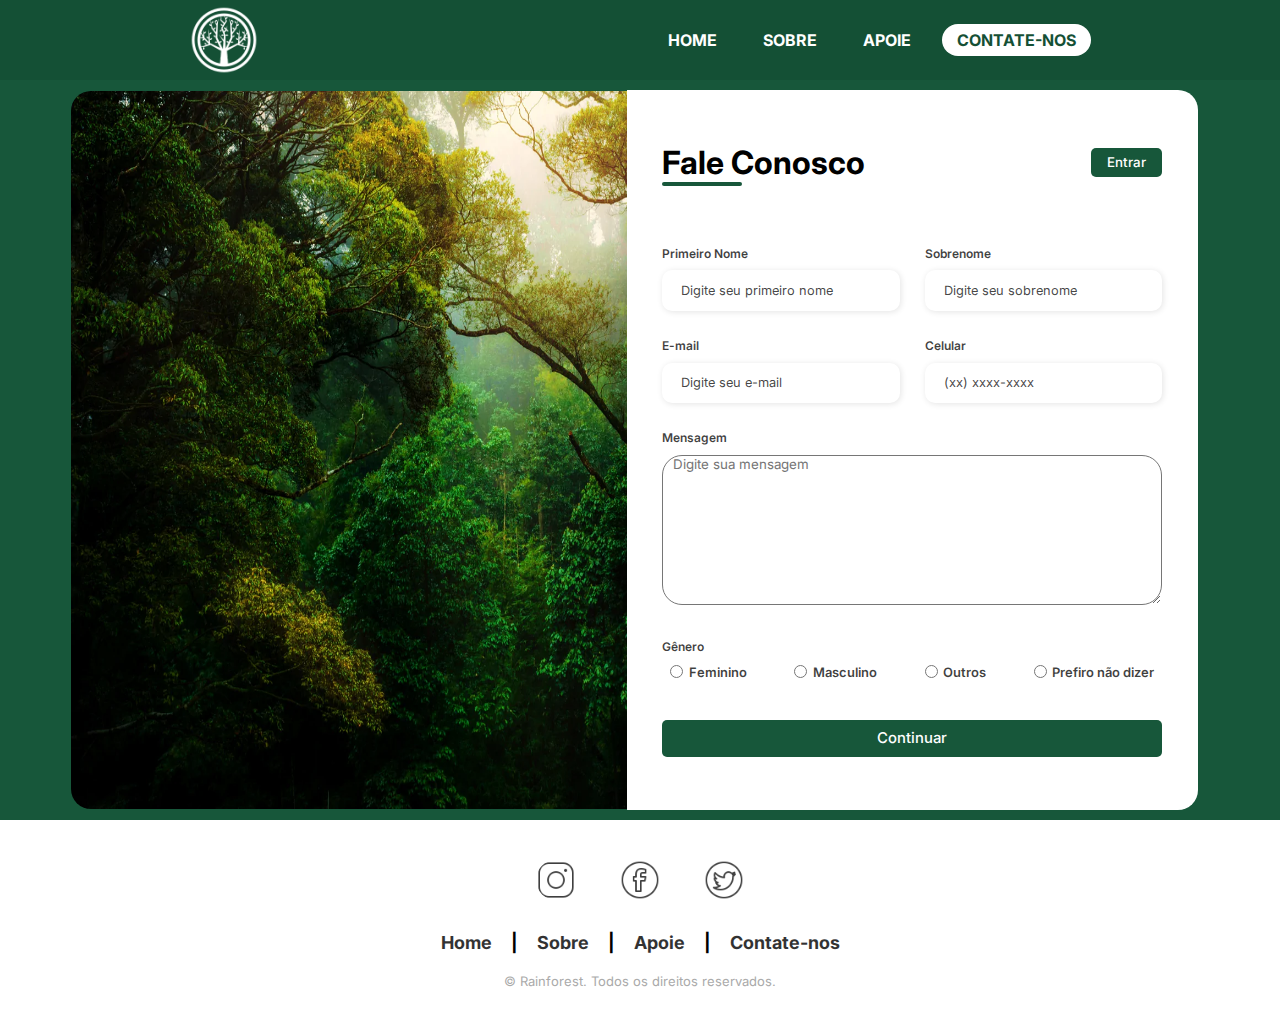
<file: formulario.html>
<!DOCTYPE html>
<html lang="pt-br">

<head>
    <meta charset="UTF-8">
    <link rel="shortcut icon" href="img/logo2.png">
    <link rel="stylesheet" href="formulario.css">
    <title>Formulário</title>
</head>

<header>
    <nav>
        <div class="container">
            <img class="logo" src="img/logo.png">
            <ul class="nav-list">
                <li><a href="index.html">Home</a></li>
                <li><a href="sobre.html">Sobre</a></li>
                <li><a href="apoie.html">Apoie</a></li>
                <li><a href="formulario.html" class="active">Contate-nos</a></li>
            </ul>
            <div class="burguer">
                <div class="line1"></div>
                <div class="line2"></div>
                <div class="line3"></div>
        </div>
    </nav>
</header>

<body>

    <div class="formulario">
     <div class="caixa">
        <div class="form-image">
            <img src="floresta.webp" alt="">
        </div>
        <div class="form">
            <form action="#">
                <div class="form-header">
                    <div class="title">
                        <h1>Fale Conosco</h1>
                    </div>
                    <div class="login-button">
                        <button><a href="#">Entrar</a></button>
                    </div>
                </div>

                <div class="input-group">
                    <div class="input-box">
                        <label for="firstname">Primeiro Nome</label>
                        <input id="firstname" type="text" name="firstname" placeholder="Digite seu primeiro nome" required>
                    </div>

                    <div class="input-box">
                        <label for="lastname">Sobrenome</label>
                        <input id="lastname" type="text" name="lastname" placeholder="Digite seu sobrenome" required>
                    </div>
                    <div class="input-box">
                        <label for="email">E-mail</label>
                        <input id="email" type="email" name="email" placeholder="Digite seu e-mail" required>
                    </div>

                    <div class="input-box">
                        <label for="number">Celular</label>
                        <input id="number" type="tel" name="number" placeholder="(xx) xxxx-xxxx" required>
                    </div>
                    <div class="input-box" >
                        <label for="password">Mensagem</label>
                        <textarea placeholder ="Digite sua mensagem" required></textarea>
                    </div>
                </div>
                <div class="gender-inputs">
                    <div class="gender-title">
                        <h6>Gênero</h6>
                    </div>

                    <div class="gender-group">
                        <div class="gender-input">
                            <input id="female" type="radio" name="gender">
                            <label for="female">Feminino</label>
                        </div>

                        <div class="gender-input">
                            <input id="male" type="radio" name="gender">
                            <label for="male">Masculino</label>
                        </div>

                        <div class="gender-input">
                            <input id="others" type="radio" name="gender">
                            <label for="others">Outros</label>
                        </div>

                        <div class="gender-input">
                            <input id="none" type="radio" name="gender">
                            <label for="none">Prefiro não dizer</label>
                        </div>
                    </div>
                </div>

                <div class="continue-button">
                    <button><a href="#">Continuar</a> </button>
                </div>
            </form>
        </div>
     </div>
</div>
            <section class="footer">
                <div class="social">
                    <a href="#"><img src="/img/instagram.png"></a>
                    <a href="#"><img src="/img/facebook.png"></a>
                    <a href="#"><img src="/img/twitter.png"></a>
                </div>
                <ul class="list">
                    <li>
                        <a href="/index.html">Home </a>
                    </li>
                    |
                    <li>
                        <a href="sobre.html">Sobre </a>
                    </li>
                    |
                    <li>
                        <a href="apoie.html">Apoie</a>
                    </li>
                    |
                     <li>
                    <a href="formulario.html">Contate-nos</a>
                    </li>
                </ul>
                <p class="copyright">
                    &copy; Rainforest. Todos os direitos reservados.
                </p>
            </section>
</body>

</html>
</file>
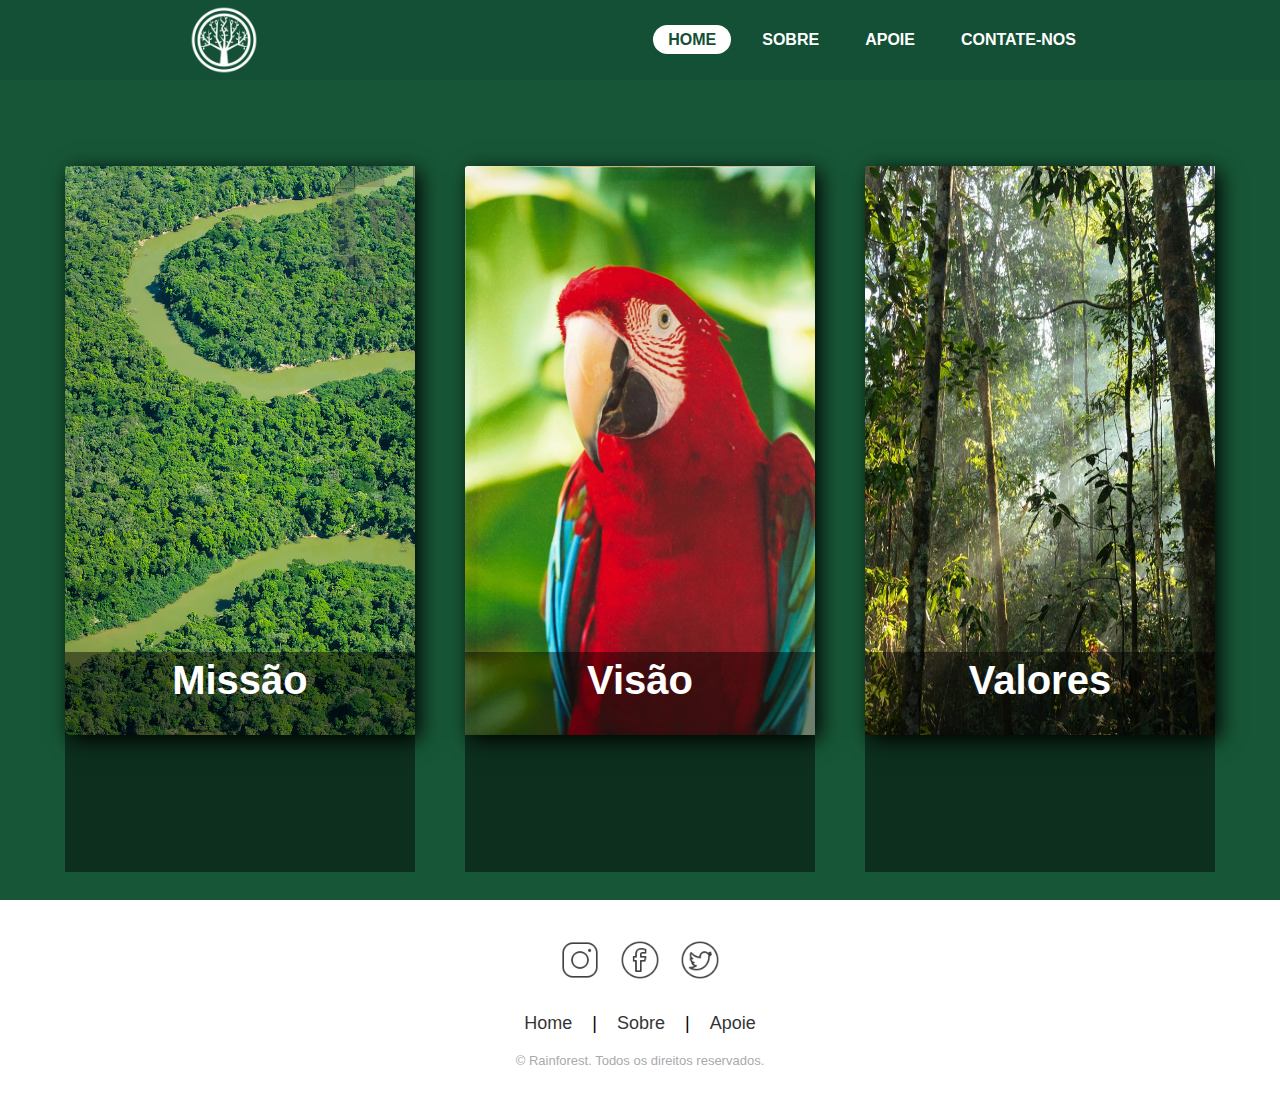
<file: sobre.html>
<!DOCTYPE html>
<html lang="pt-br">
<head>
    <meta charset="UTF-8">
    <link rel="shortcut icon" href="/img/logo2 (1).png">
    <title>Sobre Nós</title>
    <link rel="stylesheet" href="sobre.css">
</head>
<body>
    <header>
        <!-- Navbar -->
        <nav>
            <div class="navbar">
                <img class="logo" src="/img/logo.png">
                <ul class="nav-list">
                    <li><a href="#" class="active">Home</a></li>
                    <li><a href="sobre.html">Sobre</a></li>
                    <li><a href="apoie.html">Apoie</a></li>
                    <li><a href="formulario.html">Contate-nos</a></li>
                </ul>
                <div class="burguer">
                    <div class="line1"></div>
                    <div class="line2"></div>
                    <div class="line3"></div>
                </div>
            </div>
        </nav>
            <!-- Navbar end -->

            <div class="container">
                <div class="card">
                    <img src="./rio.jpg" alt="">
                    <div class="intro">
                        <h1>Missão</h1>
                        <p><span>Missão</span> é ser um grande e forte braço da sociedade na proteção e preservação integral da Floresta Amazônica, do seu ecossistema e dos povos que nela vivem.</p>
                    </div>
                </div>
            <div class="container">
                <div class="card">
                    <img src="./Arara-vermelha.webp" alt="">
                    <div class="intro">
                        <h1>Visão</h1>
                        <p><span>Visão</span> é ser mundialmente reconhecida como uma organização não governamental sem fins lucrativos que desenvolve ações práticas visando a proteção total do bioma Amazônia.</p>
            </div>
                </div>
                <div class="container">
                    <div class="card">
                        <img src="./arvoreee.jpg" alt="">
                        <div class="intro">
                            <h1>Valores</h1>
                            <p><span>Valores</span> é a ética e transparência total em todos os trabalhos, sempre tratando o próximo e o meio ambiente com respeito, honestidade e responsabilidade</p>
                        </div>
                </div>
    </header>
        <section class="footer">
        <div class="social">
            <a href="#"><img src="/img/instagram.png"></a>
            <a href="#"><img src="/img/facebook.png"></a>
            <a href="#"><img src="/img/twitter.png"></a>
        </div>
        <ul class="list">
            <li>
                <a href="/index.html">Home </a>
            </li>
            |
            <li>
                <a href="sobre.html">Sobre </a>
            </li>
            |
            <li>
                <a href="apoie.html">Apoie</a>
            </li>
        </ul>
        <p class="copyright">
            &copy; Rainforest. Todos os direitos reservados.
        </p>
    </section>
</body>
</file>
<file: formulario.css>
@import url('https://fonts.googleapis.com/css2?family=Inter:wght@200;300;400;500&family=Open+Sans:wght@300;400;500;600&display=swap');
* {
    padding: 0;
    margin: 0;
    box-sizing: border-box;
    font-family: 'Inter', sans-serif;
}

body {
    width: 100%;
    height: 100vh;
    justify-content: center;
    align-items: center;
    background: #17573a;
    
}

/* barra de navegação */

nav {
    position: fixed;
    top: 0;
    left: 0;
    width: 100%;
    padding: 5px 0;
    z-index: 30;
    background: #145035;
}

nav .container {
    display: flex;
    justify-content: space-around;
    align-items: center;
}

.logo {
    width: 70px;
    border-radius: 50px;
}

header ul {
    display: flex;
    text-transform: uppercase;
    font-weight: bold;
}

header ul li {
    list-style: none;
    margin-left: 1rem;
}

header ul li a {
    text-decoration: none;
    padding: 6px 15px;
    color: #fff;
    transition: 0.3s;
}
header ul li a:hover,
header ul li a.active {
    background: #ffffff;
    border-radius: 3rem;
    color: #145035;
}

.burguer {
    display: none;
    cursor: pointer;
}

.burguer div{
    width: 25px;
    height: 2px;
    background-color: #ffffff;
    margin: 6px;
    transition: all 0.3s ease;
}

/* formulário */ 

.formulario {
    margin-left: 10px;
}

.caixa {
    width: 90%;
    height: 80vh;
    display: flex;
    margin-top: 90px;
    margin-bottom: 10px;
    margin-left: 45px;
    margin-right: 35px;
}

.form-image {
    width: 50%;
    display: flex;
    align-items: center;
    padding: 1rem;
}

img {
    border-top-left-radius: 20px;
    border-bottom-left-radius: 20px;
}

.form-image img {
    width: 153%;
    height: 104.5%;
}

.form {
    border-top-right-radius: 20px;
    border-bottom-right-radius: 20px;
    width: 50%;
    display: flex;
    flex-direction: column;
    justify-content: center;
    align-items: center;
    background-color: #fff;
    padding: 3rem;
}

.form-header {
    margin-bottom: 3rem;
    display: flex;
    justify-content: space-between;
}

.login-button {
    display: flex;
    align-items: center;
}

.login-button button {
    border: none;
    background-color: #17573a;
    padding: 0.4rem 1rem;
    border-radius: 5px;
    cursor: pointer;
}

.login-button button:hover {
    background-color: #080808f1;
}

.login-button button a {
    text-decoration: none;
    font-weight: 500;
    color: #fff;
}

.form-header h1::after {
    content: '';
    display: block;
    width: 5rem;
    height: 0.3rem;
    background-color: #17573a;
    margin: 0 auto;
    position: absolute;
    border-radius: 10px;
}

.input-group {
    display: flex;
    flex-wrap: wrap;
    justify-content: space-between;
    padding: 1rem 0;
}

.input-box {
    display: flex;
    flex-direction: column;
    margin-bottom: 1.1rem;
}

textarea {
    margin-top: 9.6px;
    padding-left: 10px;
    width: 500px;
    height: 150px;
    border-radius: 20px;
}

.input-box textarea:hover {
    background-color: #eeeeee75;
}

.input-box input {
    margin: 0.6rem 0;
    padding: 0.8rem 1.2rem;
    border: none;
    border-radius: 10px;
    box-shadow: 1px 1px 6px #0000001c;
    font-size: 0.8rem;
}

.input-box input:hover {
    background-color: #eeeeee75;
}

.input-box input:focus-visible {
    outline: 1px solid #17573a;
}

.input-box label,
.gender-title h6 {
    font-size: 0.75rem;
    font-weight: 600;
    color: #000000c0;
}

.input-box input::placeholder {
    color: #000000be;
}

.gender-group {
    display: flex;
    justify-content: space-between;
    margin-top: 0.62rem;
    padding: 0 .5rem;
}

.gender-input {
    display: flex;
    align-items: center;
}

.gender-input input {
    margin-right: 0.35rem;
}

.gender-input label {
    font-size: 0.81rem;
    font-weight: 600;
    color: #000000c0;
}

.continue-button button {
    width: 100%;
    margin-top: 2.5rem;
    border: none;
    background-color: #17573a;
    padding: 0.62rem;
    border-radius: 5px;
    cursor: pointer;
}

.continue-button button:hover {
    background-color: #0c0c0cf1;
}

.continue-button button a {
    text-decoration: none;
    font-size: 0.93rem;
    font-weight: 500;
    color: #fff;
}

/* footer */

.footer-basic {
    padding:40px 0;
    background-color:#ffffff;
  }
  
.footer-basic ul {
    padding:0;
    list-style:none;
    text-align:center;
    font-size:18px;
    line-height:1.6;
    margin-bottom:0;
}
  
.footer-basic li {
    padding: 0 10px;
}
  
.footer-basic ul a {
    color: inherit;
    text-decoration: none;
    opacity: 0.8;
}
  
.footer-basic ul a:hover {
    opacity: 1;
}
  
.footer-basic .social {
    text-align: center;
    padding-bottom: 25px;
}
  
.footer-basic .social > a {
    display: inline-block;
    text-align: center;
    margin: 0 8px;
    opacity: 0.75;
}
  
.footer-basic .social > a:hover {
    opacity:0.9;
}
  
.footer-basic .copyright {
    margin-top:15px;
    text-align:center;
    font-size:13px;
    color:#aaa;
    margin-bottom:0;
}

.icon {
    width: 35px;
    height: 35px;
}

.footer {
    padding: 40px 0;
    background: #ffffff;
}

.footer .social {
    text-align: center;
    padding-bottom: 25px;
}

.footer .social a {
    margin:  20px;
    opacity: 0.75;
}

.footer .social a:hover {
    opacity: 0.9;
}

a img {
    width: 40px;
}

.footer ul {
    margin-top: 0;
    padding: 0;
    list-style: none;
    font-size: 18px;
    line-height: 1.6;
    margin-bottom: 0;
    text-align: center;
    font-weight: bold;
}

.footer ul li a {
    color: inherit;
    text-decoration: none;
    opacity: 0.8;
}

.footer ul li {
    display: inline-block;
    padding: 0 15px;
}

.footer ul li a:hover {
    opacity: 1;
    color: #145035;
}

.footer .copyright {
    margin-top: 15px;
    text-align: center;
    font-size: 13px;
    color: #aaa;
}
</file>
<file: sobre.css>
/* barra de navegação */
*{
    padding: 0;
    margin: 0;
    box-sizing: border-box;
}

body{
    font-family: 'Poppins', sans-serif;
    background-color: #175737;
}

nav {
    position: fixed;
    top: 0;
    left: 0;
    width: 100%;
    padding: 5px 0;
    z-index: 30;
    background: #145035;
}

nav .navbar {
    display: flex;
    justify-content: space-around;
    align-items: center;
}

.logo {
    width: 70px;
    border-radius: 50px;
}

header ul {
    display: flex;
    text-transform: uppercase;
    font-weight: bold;
}

header ul li {
    list-style: none;
    margin-left: 1rem;
}

header ul li a {
    text-decoration: none;
    padding: 6px 15px;
    color: #fff;
    transition: 0.3s;
}

header ul li a:hover,
header ul li a.active {
    background: #ffffff;
    border-radius: 3rem;
    color: #145035;
}

.burguer {
    display: none;
    cursor: pointer;
}

.burguer div{
    width: 25px;
    height: 2px;
    background-color: #ffffff;
    margin: 6px;
    transition: all 0.3s ease;
}

/* card */

.container {
    display: flex;
    justify-content: center;
    height: 100vh;
    align-items: center;
}

.card {
    height: 569px;
    width: 350px;
    margin: 25px;
    box-shadow: 5px 5px 20px black;
    overflow: hidden;
    
}

.card img{
    height: 600px;
    width: 400px;
    border-radius: 3px;
    transition: .5s;  
}

.intro{
    height: 220px;
    width: 350px;
    padding: 6px;
    box-sizing: border-box;
    position: absolute;
    bottom: 28px;
    background: rgba(0, 0, 0, 0.454);
    color: white;
    transition: .29s;
}

.intro h1{
    text-align: center;
    margin: 0px;
    font-size: 40px;
    padding-bottom: 10px;
}

.intro p{
    text-align: center;
    font-size: 18px;
    margin: 0px;
    visibility: hidden;
    opacity: 0;
}

span{
    font-weight: bold;
}

.card:hover{
    cursor: pointer;
}

.card:hover.intro{
    height:220px;
    bottom: 240px;
}

.card:hover p{
    opacity: 1;
    visibility: visible;
}

.card:hover img{
    transform: scale(1.1); 
}

/* footer */
.footer {
    padding: 40px 0;
    background: #ffffff;
}

.footer .social {
    text-align: center;
    padding-bottom: 25px;
}

.footer .social a {
    margin: 0 8px;
    opacity: 0.75;
}

.footer .social a:hover {
    opacity: 0.9;
}

a img {
    width: 40px;
}

.footer ul {
    margin-top: 0;
    padding: 0;
    list-style: none;
    font-size: 18px;
    line-height: 1.6;
    margin-bottom: 0;
    text-align: center;
}

.footer ul li a {
    color: inherit;
    text-decoration: none;
    opacity: 0.8;
}

.footer ul li {
    display: inline-block;
    padding: 0 15px;
}

.footer ul li a:hover {
    opacity: 1;
    color: #145035;
}

.footer .copyright {
    margin-top: 15px;
    text-align: center;
    font-size: 13px;
    color: #aaa;
}
</file>
